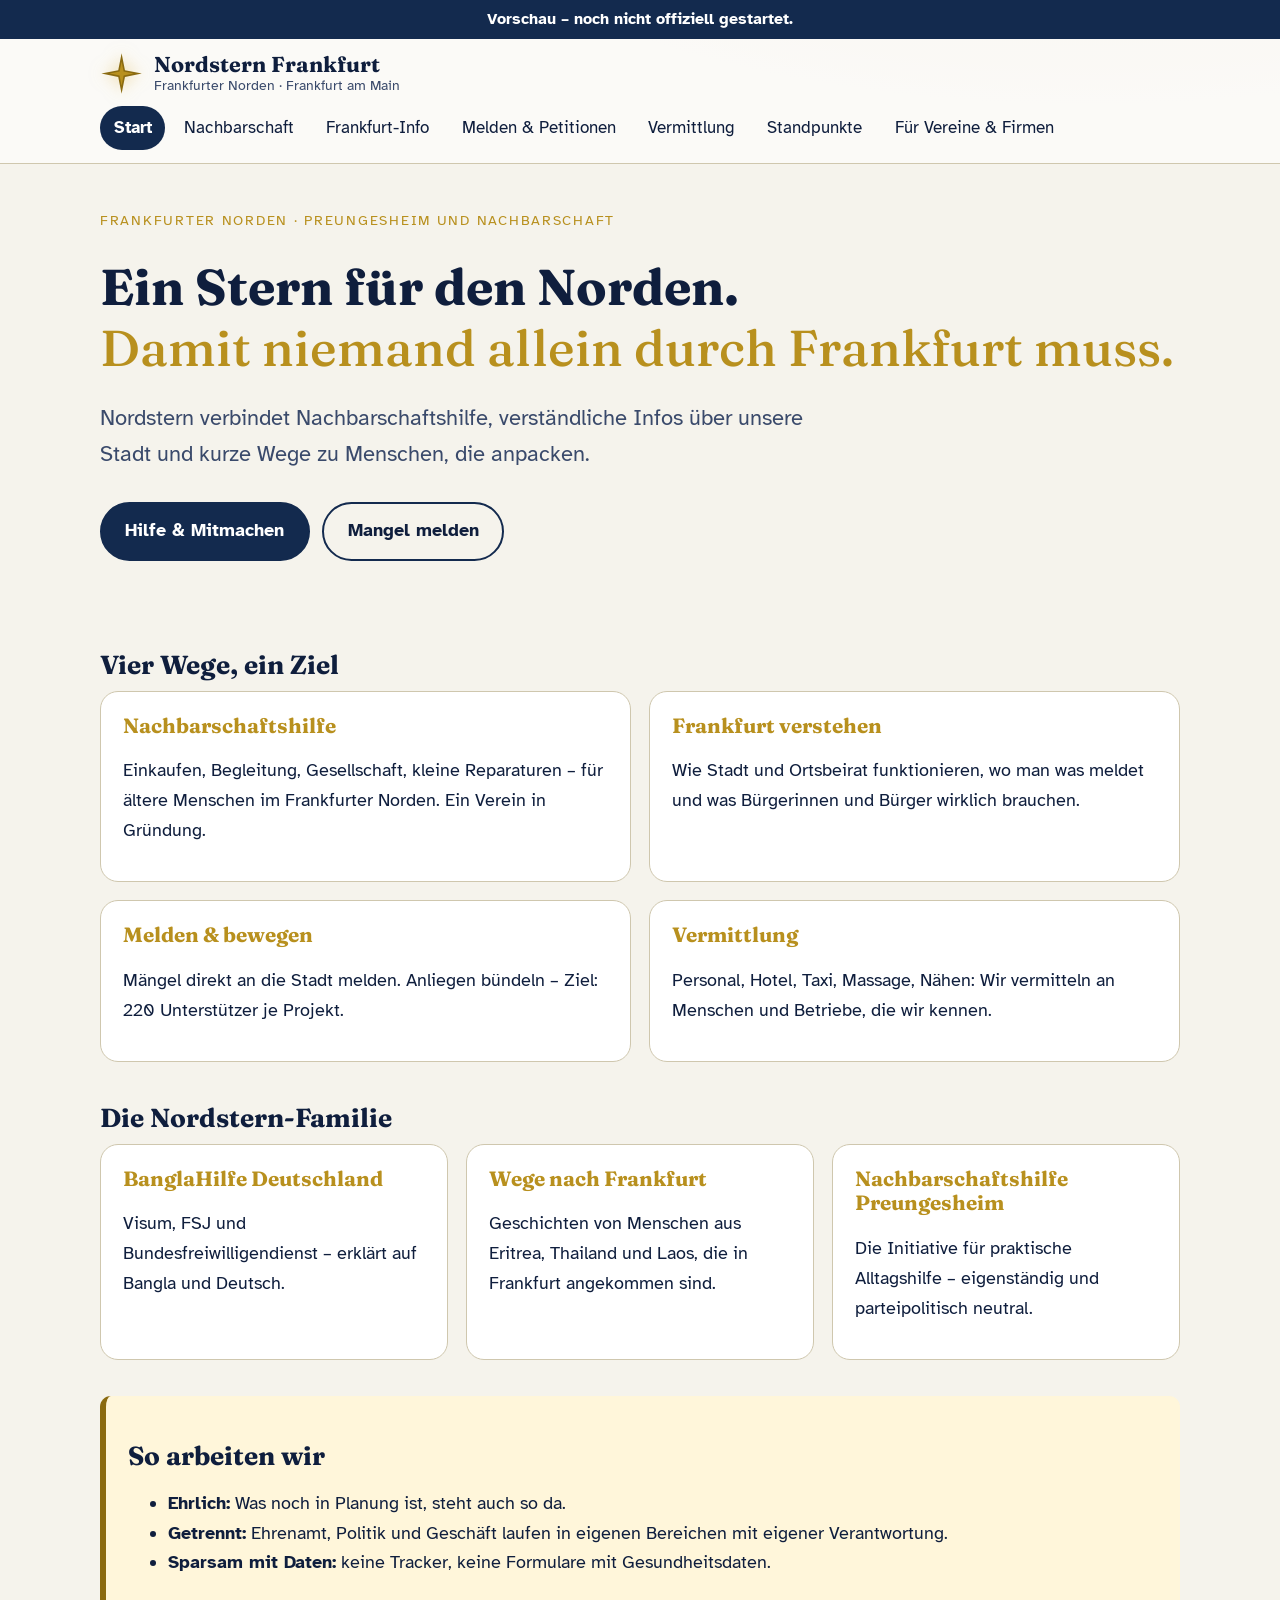
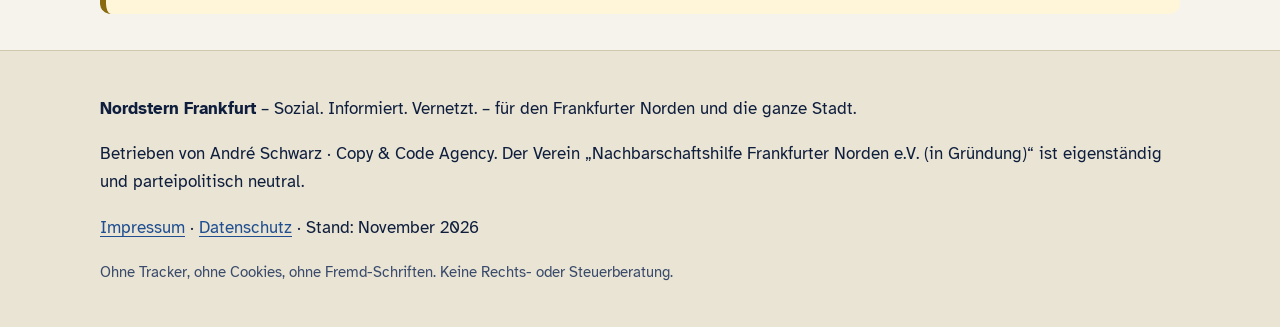
<file: index.html>
<!DOCTYPE html>
<html lang="de">
<head>
<meta charset="utf-8">
<meta name="viewport" content="width=device-width, initial-scale=1">
<title>Start – Nordstern Frankfurt</title>
<meta name="description" content="Nordstern Frankfurt: Nachbarschaftshilfe, Stadt-Infos, Mängelmelder und Petitionen für den Frankfurter Norden – plus persönliche Vermittlung.">
<meta name="robots" content="noindex, nofollow">
<meta name="color-scheme" content="dark light">
<meta name="theme-color" content="#0B1630">
<link rel="icon" href="data:image/svg+xml,%3Csvg xmlns='http://www.w3.org/2000/svg' viewBox='0 0 64 64'%3E%3Cpath fill='%23E0B84A' d='M32 2 L37 27 L62 32 L37 37 L32 62 L27 37 L2 32 L27 27 Z'/%3E%3C/svg%3E">
<link rel="stylesheet" href="css/style.css">
</head>
<body>
<a class="skip" href="#inhalt">Zum Inhalt springen</a>
<div class="draft" role="note">Vorschau – noch nicht offiziell gestartet.</div>
<header class="site-header">
<div class="wrap head">
<a class="brand" href="index.html"><svg class="star" viewBox="0 0 64 64" aria-hidden="true" focusable="false"><path d="M32 2 L37 27 L62 32 L37 37 L32 62 L27 37 L2 32 L27 27 Z"/><path class="star-inner" d="M32 14 L35 29 L50 32 L35 35 L32 50 L29 35 L14 32 L29 29 Z"/></svg><span>Nordstern Frankfurt<small>Frankfurter Norden · Frankfurt am Main</small></span></a>
<nav aria-label="Hauptmenü"><ul><li><a href="index.html" aria-current="page">Start</a></li><li><a href="nachbarschaft.html">Nachbarschaft</a></li><li><a href="frankfurt.html">Frankfurt-Info</a></li><li><a href="mitmachen.html">Melden & Petitionen</a></li><li><a href="dienste.html">Vermittlung</a></li><li><a href="standpunkte.html">Standpunkte</a></li><li><a href="agentur.html">Für Vereine & Firmen</a></li></ul></nav>
</div>
</header>
<main id="inhalt" class="wrap">

<section class="hero">
<p class="eyebrow">Frankfurter Norden · Preungesheim und Nachbarschaft</p>
<h1>Ein Stern für den Norden.<br><span>Damit niemand allein durch Frankfurt muss.</span></h1>
<p class="lead">Nordstern verbindet Nachbarschaftshilfe, verständliche Infos über unsere Stadt und kurze Wege zu Menschen, die anpacken.</p>
<div class="buttons"><a class="btn btn-primary" href="nachbarschaft.html">Hilfe &amp; Mitmachen</a><a class="btn" href="mitmachen.html">Mangel melden</a></div>
</section>
<section aria-labelledby="h-saeulen"><h2 id="h-saeulen">Vier Wege, ein Ziel</h2><div class="grid grid-2"><article class="card"><h3><a href="nachbarschaft.html">Nachbarschaftshilfe</a></h3><p>Einkaufen, Begleitung, Gesellschaft, kleine Reparaturen – für ältere Menschen im Frankfurter Norden. Ein Verein in Gründung.</p></article><article class="card"><h3><a href="frankfurt.html">Frankfurt verstehen</a></h3><p>Wie Stadt und Ortsbeirat funktionieren, wo man was meldet und was Bürgerinnen und Bürger wirklich brauchen.</p></article><article class="card"><h3><a href="mitmachen.html">Melden & bewegen</a></h3><p>Mängel direkt an die Stadt melden. Anliegen bündeln – Ziel: 220 Unterstützer je Projekt.</p></article><article class="card"><h3><a href="dienste.html">Vermittlung</a></h3><p>Personal, Hotel, Taxi, Massage, Nähen: Wir vermitteln an Menschen und Betriebe, die wir kennen.</p></article></div></section>
<section aria-labelledby="h-familie"><h2 id="h-familie">Die Nordstern-Familie</h2><div class="grid">
<article class="card"><h3><a href="https://intelligentresponder-max.github.io/bangla-hilfe/" rel="noopener">BanglaHilfe Deutschland</a></h3><p>Visum, FSJ und Bundesfreiwilligendienst – erklärt auf Bangla und Deutsch.</p></article>
<article class="card"><h3><a href="https://intelligentresponder-max.github.io/wege-nach-frankfurt/" rel="noopener">Wege nach Frankfurt</a></h3><p>Geschichten von Menschen aus Eritrea, Thailand und Laos, die in Frankfurt angekommen sind.</p></article>
<article class="card"><h3><a href="https://intelligentresponder-max.github.io/nh-preungesheim-web/" rel="noopener">Nachbarschaftshilfe Preungesheim</a></h3><p>Die Initiative für praktische Alltagshilfe – eigenständig und parteipolitisch neutral.</p></article>
</div></section>
<section class="callout"><h2>So arbeiten wir</h2>
<ul><li><strong>Ehrlich:</strong> Was noch in Planung ist, steht auch so da.</li>
<li><strong>Getrennt:</strong> Ehrenamt, Politik und Geschäft laufen in eigenen Bereichen mit eigener Verantwortung.</li>
<li><strong>Sparsam mit Daten:</strong> keine Tracker, keine Formulare mit Gesundheitsdaten.</li></ul></section>

</main>
<footer class="site-footer">
<div class="wrap">
<p><strong>Nordstern Frankfurt</strong> – Sozial. Informiert. Vernetzt. – für den Frankfurter Norden und die ganze Stadt.</p>
<p>Betrieben von André Schwarz · Copy &amp; Code Agency. Der Verein „Nachbarschaftshilfe Frankfurter Norden e.V. (in Gründung)“ ist eigenständig und parteipolitisch neutral.</p>
<p><a href="impressum.html">Impressum</a> · <a href="datenschutz.html">Datenschutz</a> · Stand: November 2026</p>
<p class="small">Ohne Tracker, ohne Cookies, ohne Fremd-Schriften. Keine Rechts- oder Steuerberatung.</p>
</div>
</footer>
</body>
</html>
</file>
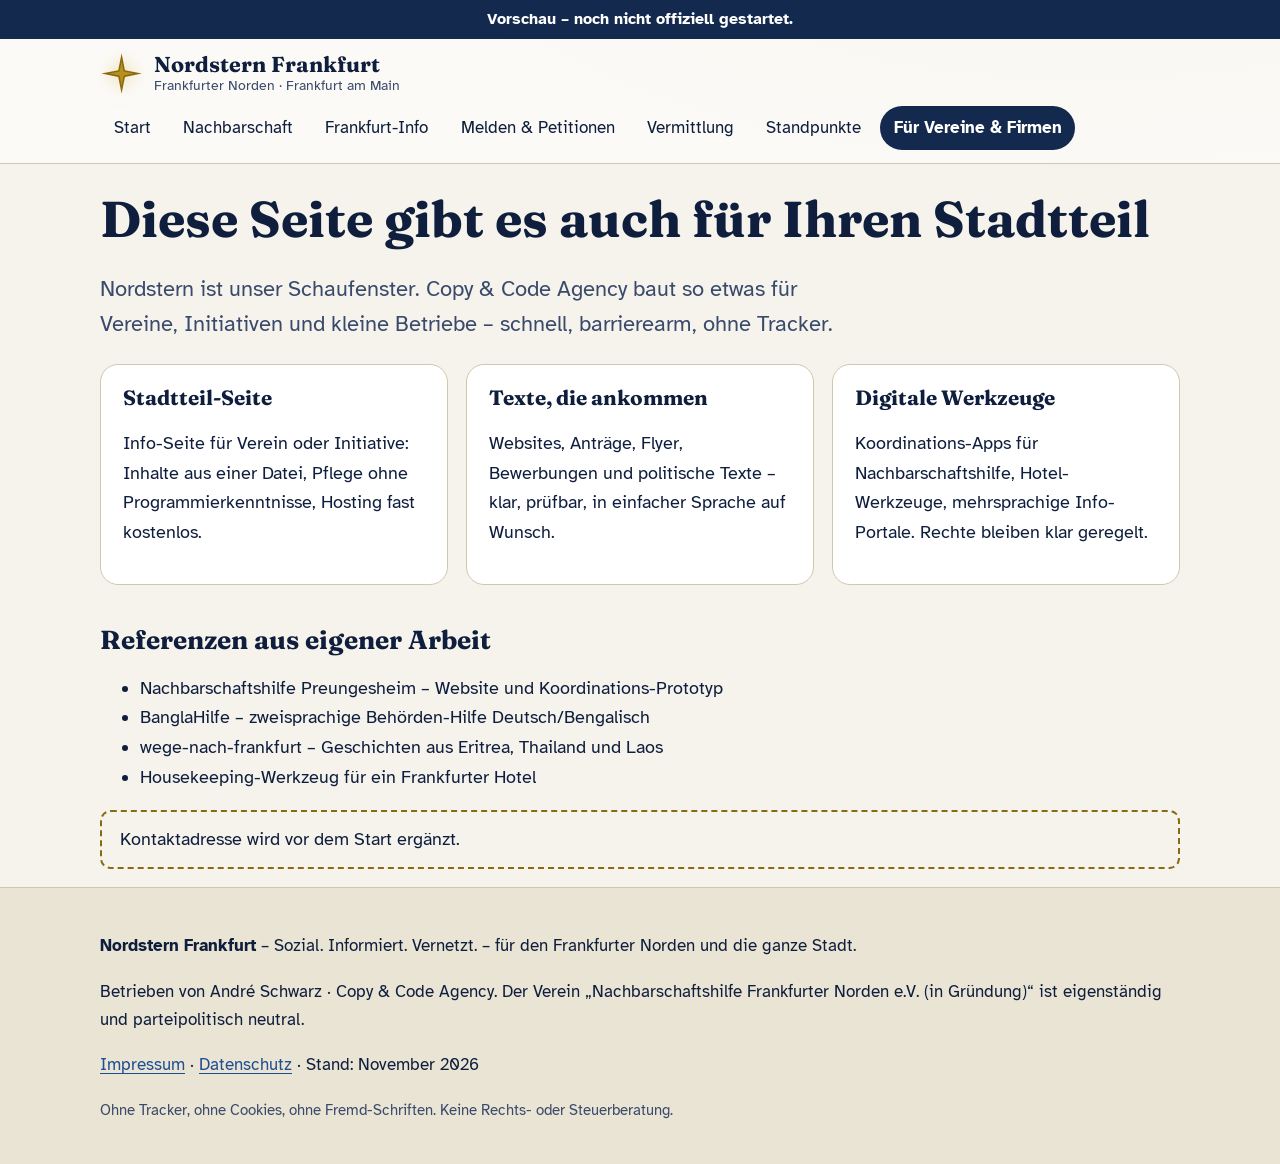
<file: agentur.html>
<!DOCTYPE html>
<html lang="de">
<head>
<meta charset="utf-8">
<meta name="viewport" content="width=device-width, initial-scale=1">
<title>Für Vereine &amp; Firmen – Nordstern Frankfurt</title>
<meta name="description" content="Copy &amp; Code Agency Frankfurt: Websites, Texte und digitale Werkzeuge für Vereine, Ortsbeiräte und kleine Betriebe.">
<meta name="robots" content="noindex, nofollow">
<meta name="color-scheme" content="dark light">
<meta name="theme-color" content="#0B1630">
<link rel="icon" href="data:image/svg+xml,%3Csvg xmlns='http://www.w3.org/2000/svg' viewBox='0 0 64 64'%3E%3Cpath fill='%23E0B84A' d='M32 2 L37 27 L62 32 L37 37 L32 62 L27 37 L2 32 L27 27 Z'/%3E%3C/svg%3E">
<link rel="stylesheet" href="css/style.css">
</head>
<body>
<a class="skip" href="#inhalt">Zum Inhalt springen</a>
<div class="draft" role="note">Vorschau – noch nicht offiziell gestartet.</div>
<header class="site-header">
<div class="wrap head">
<a class="brand" href="index.html"><svg class="star" viewBox="0 0 64 64" aria-hidden="true" focusable="false"><path d="M32 2 L37 27 L62 32 L37 37 L32 62 L27 37 L2 32 L27 27 Z"/><path class="star-inner" d="M32 14 L35 29 L50 32 L35 35 L32 50 L29 35 L14 32 L29 29 Z"/></svg><span>Nordstern Frankfurt<small>Frankfurter Norden · Frankfurt am Main</small></span></a>
<nav aria-label="Hauptmenü"><ul><li><a href="index.html">Start</a></li><li><a href="nachbarschaft.html">Nachbarschaft</a></li><li><a href="frankfurt.html">Frankfurt-Info</a></li><li><a href="mitmachen.html">Melden & Petitionen</a></li><li><a href="dienste.html">Vermittlung</a></li><li><a href="standpunkte.html">Standpunkte</a></li><li><a href="agentur.html" aria-current="page">Für Vereine & Firmen</a></li></ul></nav>
</div>
</header>
<main id="inhalt" class="wrap">

<h1>Diese Seite gibt es auch für Ihren Stadtteil</h1>
<p class="lead">Nordstern ist unser Schaufenster. Copy &amp; Code Agency baut so etwas für Vereine, Initiativen und kleine Betriebe – schnell, barrierearm, ohne Tracker.</p>
<div class="grid">
<article class="card"><h3>Stadtteil-Seite</h3><p>Info-Seite für Verein oder Initiative: Inhalte aus einer Datei, Pflege ohne Programmierkenntnisse, Hosting fast kostenlos.</p></article>
<article class="card"><h3>Texte, die ankommen</h3><p>Websites, Anträge, Flyer, Bewerbungen und politische Texte – klar, prüfbar, in einfacher Sprache auf Wunsch.</p></article>
<article class="card"><h3>Digitale Werkzeuge</h3><p>Koordinations-Apps für Nachbarschaftshilfe, Hotel-Werkzeuge, mehrsprachige Info-Portale. Rechte bleiben klar geregelt.</p></article>
</div>

<h2>Referenzen aus eigener Arbeit</h2>
<ul><li>Nachbarschaftshilfe Preungesheim – Website und Koordinations-Prototyp</li><li>BanglaHilfe – zweisprachige Behörden-Hilfe Deutsch/Bengalisch</li><li>wege-nach-frankfurt – Geschichten aus Eritrea, Thailand und Laos</li><li>Housekeeping-Werkzeug für ein Frankfurter Hotel</li></ul>
<p class="notice">Kontaktadresse wird vor dem Start ergänzt.</p>

</main>
<footer class="site-footer">
<div class="wrap">
<p><strong>Nordstern Frankfurt</strong> – Sozial. Informiert. Vernetzt. – für den Frankfurter Norden und die ganze Stadt.</p>
<p>Betrieben von André Schwarz · Copy &amp; Code Agency. Der Verein „Nachbarschaftshilfe Frankfurter Norden e.V. (in Gründung)“ ist eigenständig und parteipolitisch neutral.</p>
<p><a href="impressum.html">Impressum</a> · <a href="datenschutz.html">Datenschutz</a> · Stand: November 2026</p>
<p class="small">Ohne Tracker, ohne Cookies, ohne Fremd-Schriften. Keine Rechts- oder Steuerberatung.</p>
</div>
</footer>
</body>
</html>
</file>
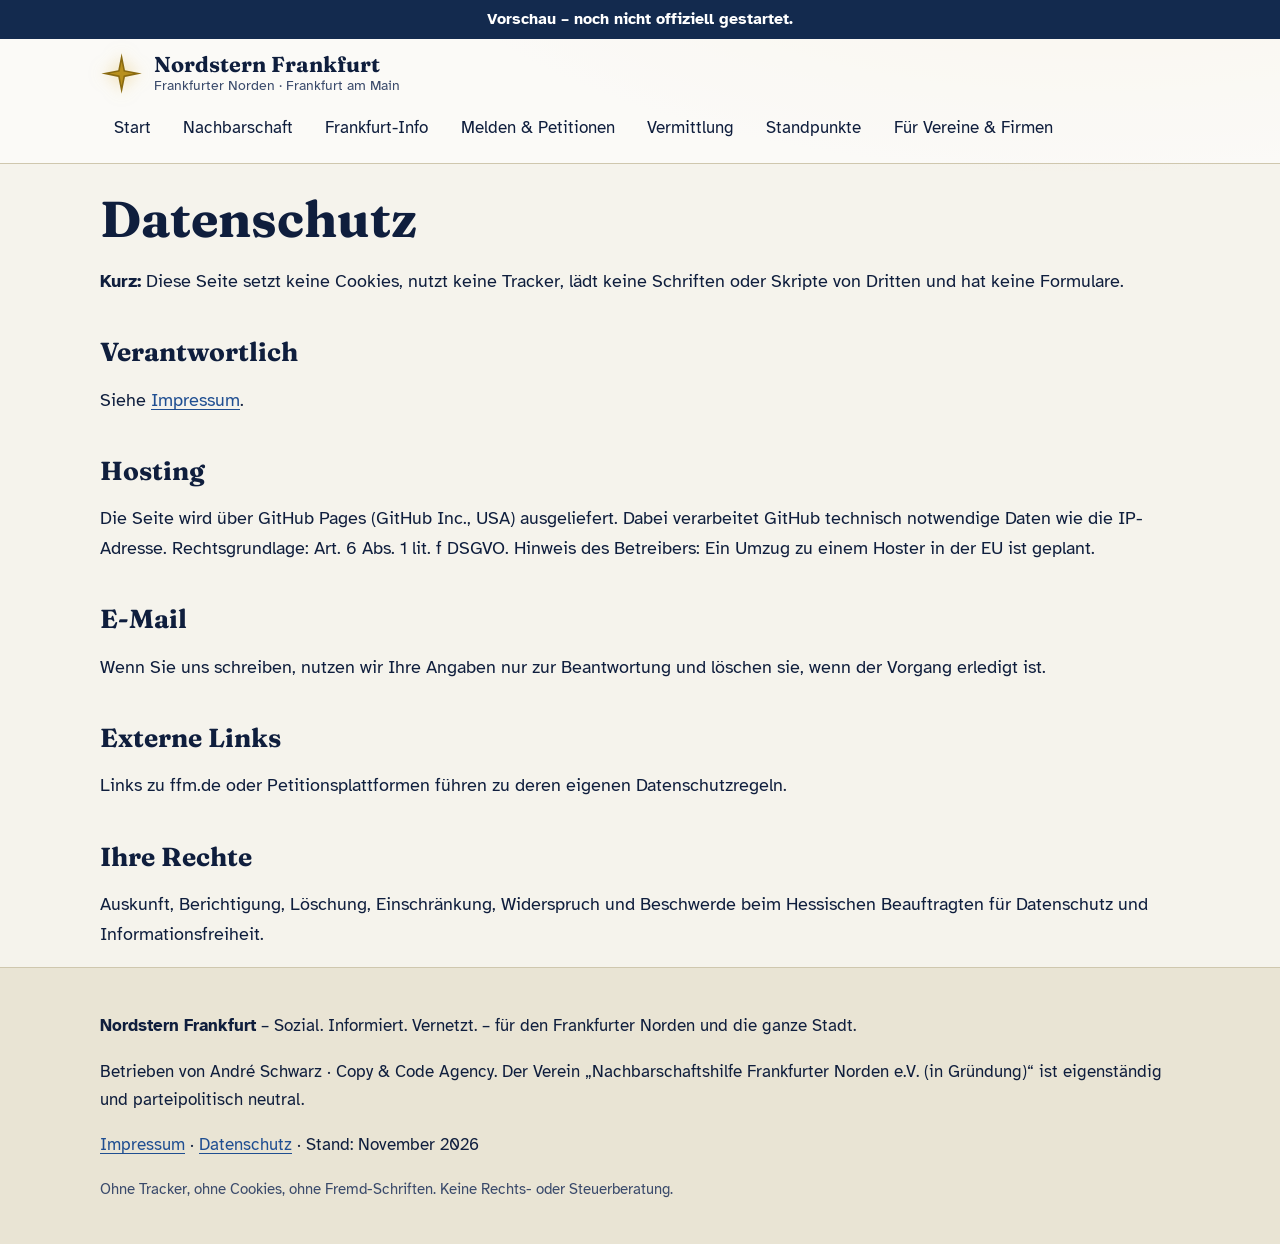
<file: datenschutz.html>
<!DOCTYPE html>
<html lang="de">
<head>
<meta charset="utf-8">
<meta name="viewport" content="width=device-width, initial-scale=1">
<title>Datenschutz – Nordstern Frankfurt</title>
<meta name="description" content="Datenschutzerklärung von Nordstern Frankfurt.">
<meta name="robots" content="noindex, nofollow">
<meta name="color-scheme" content="dark light">
<meta name="theme-color" content="#0B1630">
<link rel="icon" href="data:image/svg+xml,%3Csvg xmlns='http://www.w3.org/2000/svg' viewBox='0 0 64 64'%3E%3Cpath fill='%23E0B84A' d='M32 2 L37 27 L62 32 L37 37 L32 62 L27 37 L2 32 L27 27 Z'/%3E%3C/svg%3E">
<link rel="stylesheet" href="css/style.css">
</head>
<body>
<a class="skip" href="#inhalt">Zum Inhalt springen</a>
<div class="draft" role="note">Vorschau – noch nicht offiziell gestartet.</div>
<header class="site-header">
<div class="wrap head">
<a class="brand" href="index.html"><svg class="star" viewBox="0 0 64 64" aria-hidden="true" focusable="false"><path d="M32 2 L37 27 L62 32 L37 37 L32 62 L27 37 L2 32 L27 27 Z"/><path class="star-inner" d="M32 14 L35 29 L50 32 L35 35 L32 50 L29 35 L14 32 L29 29 Z"/></svg><span>Nordstern Frankfurt<small>Frankfurter Norden · Frankfurt am Main</small></span></a>
<nav aria-label="Hauptmenü"><ul><li><a href="index.html">Start</a></li><li><a href="nachbarschaft.html">Nachbarschaft</a></li><li><a href="frankfurt.html">Frankfurt-Info</a></li><li><a href="mitmachen.html">Melden & Petitionen</a></li><li><a href="dienste.html">Vermittlung</a></li><li><a href="standpunkte.html">Standpunkte</a></li><li><a href="agentur.html">Für Vereine & Firmen</a></li></ul></nav>
</div>
</header>
<main id="inhalt" class="wrap">

<h1>Datenschutz</h1>
<p><strong>Kurz:</strong> Diese Seite setzt keine Cookies, nutzt keine Tracker, lädt keine Schriften oder Skripte von Dritten und hat keine Formulare.</p>
<h2>Verantwortlich</h2><p>Siehe <a href="impressum.html">Impressum</a>.</p>
<h2>Hosting</h2><p>Die Seite wird über GitHub Pages (GitHub Inc., USA) ausgeliefert. Dabei verarbeitet GitHub technisch notwendige Daten wie die IP-Adresse. Rechtsgrundlage: Art. 6 Abs. 1 lit. f DSGVO. Hinweis des Betreibers: Ein Umzug zu einem Hoster in der EU ist geplant.</p>
<h2>E-Mail</h2><p>Wenn Sie uns schreiben, nutzen wir Ihre Angaben nur zur Beantwortung und löschen sie, wenn der Vorgang erledigt ist.</p>
<h2>Externe Links</h2><p>Links zu ffm.de oder Petitionsplattformen führen zu deren eigenen Datenschutzregeln.</p>
<h2>Ihre Rechte</h2><p>Auskunft, Berichtigung, Löschung, Einschränkung, Widerspruch und Beschwerde beim Hessischen Beauftragten für Datenschutz und Informationsfreiheit.</p>

</main>
<footer class="site-footer">
<div class="wrap">
<p><strong>Nordstern Frankfurt</strong> – Sozial. Informiert. Vernetzt. – für den Frankfurter Norden und die ganze Stadt.</p>
<p>Betrieben von André Schwarz · Copy &amp; Code Agency. Der Verein „Nachbarschaftshilfe Frankfurter Norden e.V. (in Gründung)“ ist eigenständig und parteipolitisch neutral.</p>
<p><a href="impressum.html">Impressum</a> · <a href="datenschutz.html">Datenschutz</a> · Stand: November 2026</p>
<p class="small">Ohne Tracker, ohne Cookies, ohne Fremd-Schriften. Keine Rechts- oder Steuerberatung.</p>
</div>
</footer>
</body>
</html>
</file>
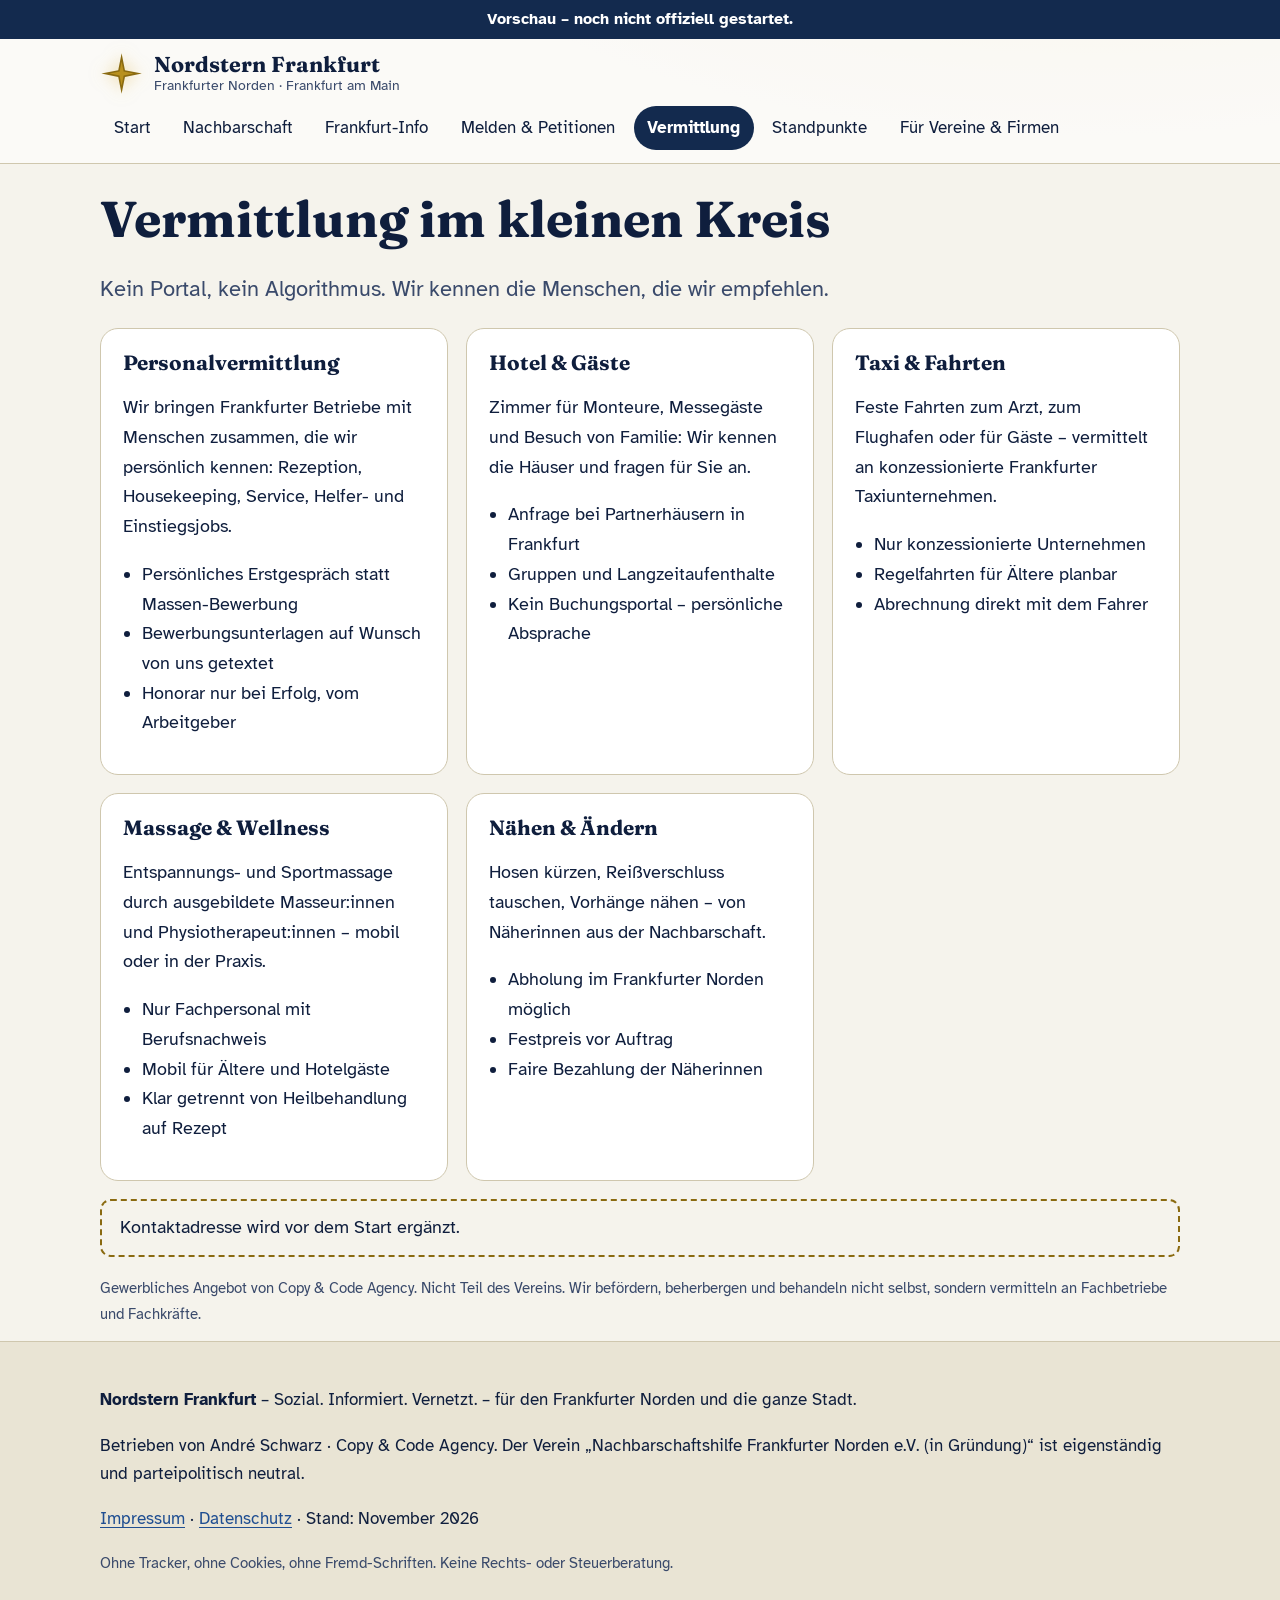
<file: dienste.html>
<!DOCTYPE html>
<html lang="de">
<head>
<meta charset="utf-8">
<meta name="viewport" content="width=device-width, initial-scale=1">
<title>Vermittlung – Nordstern Frankfurt</title>
<meta name="description" content="Persönliche Vermittlung in Frankfurt: Personal, Hotelzimmer, Taxi, Massage und Nähen – im kleinen Kreis.">
<meta name="robots" content="noindex, nofollow">
<meta name="color-scheme" content="dark light">
<meta name="theme-color" content="#0B1630">
<link rel="icon" href="data:image/svg+xml,%3Csvg xmlns='http://www.w3.org/2000/svg' viewBox='0 0 64 64'%3E%3Cpath fill='%23E0B84A' d='M32 2 L37 27 L62 32 L37 37 L32 62 L27 37 L2 32 L27 27 Z'/%3E%3C/svg%3E">
<link rel="stylesheet" href="css/style.css">
</head>
<body>
<a class="skip" href="#inhalt">Zum Inhalt springen</a>
<div class="draft" role="note">Vorschau – noch nicht offiziell gestartet.</div>
<header class="site-header">
<div class="wrap head">
<a class="brand" href="index.html"><svg class="star" viewBox="0 0 64 64" aria-hidden="true" focusable="false"><path d="M32 2 L37 27 L62 32 L37 37 L32 62 L27 37 L2 32 L27 27 Z"/><path class="star-inner" d="M32 14 L35 29 L50 32 L35 35 L32 50 L29 35 L14 32 L29 29 Z"/></svg><span>Nordstern Frankfurt<small>Frankfurter Norden · Frankfurt am Main</small></span></a>
<nav aria-label="Hauptmenü"><ul><li><a href="index.html">Start</a></li><li><a href="nachbarschaft.html">Nachbarschaft</a></li><li><a href="frankfurt.html">Frankfurt-Info</a></li><li><a href="mitmachen.html">Melden & Petitionen</a></li><li><a href="dienste.html" aria-current="page">Vermittlung</a></li><li><a href="standpunkte.html">Standpunkte</a></li><li><a href="agentur.html">Für Vereine & Firmen</a></li></ul></nav>
</div>
</header>
<main id="inhalt" class="wrap">

<h1>Vermittlung im kleinen Kreis</h1>
<p class="lead">Kein Portal, kein Algorithmus. Wir kennen die Menschen, die wir empfehlen.</p>
<div class="grid"><article class="card"><h3>Personalvermittlung</h3><p>Wir bringen Frankfurter Betriebe mit Menschen zusammen, die wir persönlich kennen: Rezeption, Housekeeping, Service, Helfer- und Einstiegsjobs.</p><ul><li>Persönliches Erstgespräch statt Massen-Bewerbung</li><li>Bewerbungsunterlagen auf Wunsch von uns getextet</li><li>Honorar nur bei Erfolg, vom Arbeitgeber</li></ul></article><article class="card"><h3>Hotel &amp; Gäste</h3><p>Zimmer für Monteure, Messegäste und Besuch von Familie: Wir kennen die Häuser und fragen für Sie an.</p><ul><li>Anfrage bei Partnerhäusern in Frankfurt</li><li>Gruppen und Langzeitaufenthalte</li><li>Kein Buchungsportal – persönliche Absprache</li></ul></article><article class="card"><h3>Taxi &amp; Fahrten</h3><p>Feste Fahrten zum Arzt, zum Flughafen oder für Gäste – vermittelt an konzessionierte Frankfurter Taxiunternehmen.</p><ul><li>Nur konzessionierte Unternehmen</li><li>Regelfahrten für Ältere planbar</li><li>Abrechnung direkt mit dem Fahrer</li></ul></article><article class="card"><h3>Massage &amp; Wellness</h3><p>Entspannungs- und Sportmassage durch ausgebildete Masseur:innen und Physiotherapeut:innen – mobil oder in der Praxis.</p><ul><li>Nur Fachpersonal mit Berufsnachweis</li><li>Mobil für Ältere und Hotelgäste</li><li>Klar getrennt von Heilbehandlung auf Rezept</li></ul></article><article class="card"><h3>Nähen &amp; Ändern</h3><p>Hosen kürzen, Reißverschluss tauschen, Vorhänge nähen – von Näherinnen aus der Nachbarschaft.</p><ul><li>Abholung im Frankfurter Norden möglich</li><li>Festpreis vor Auftrag</li><li>Faire Bezahlung der Näherinnen</li></ul></article></div>
<p class="notice">Kontaktadresse wird vor dem Start ergänzt.</p>
<p class="small">Gewerbliches Angebot von Copy &amp; Code Agency. Nicht Teil des Vereins. Wir befördern, beherbergen und behandeln nicht selbst, sondern vermitteln an Fachbetriebe und Fachkräfte.</p>

</main>
<footer class="site-footer">
<div class="wrap">
<p><strong>Nordstern Frankfurt</strong> – Sozial. Informiert. Vernetzt. – für den Frankfurter Norden und die ganze Stadt.</p>
<p>Betrieben von André Schwarz · Copy &amp; Code Agency. Der Verein „Nachbarschaftshilfe Frankfurter Norden e.V. (in Gründung)“ ist eigenständig und parteipolitisch neutral.</p>
<p><a href="impressum.html">Impressum</a> · <a href="datenschutz.html">Datenschutz</a> · Stand: November 2026</p>
<p class="small">Ohne Tracker, ohne Cookies, ohne Fremd-Schriften. Keine Rechts- oder Steuerberatung.</p>
</div>
</footer>
</body>
</html>
</file>
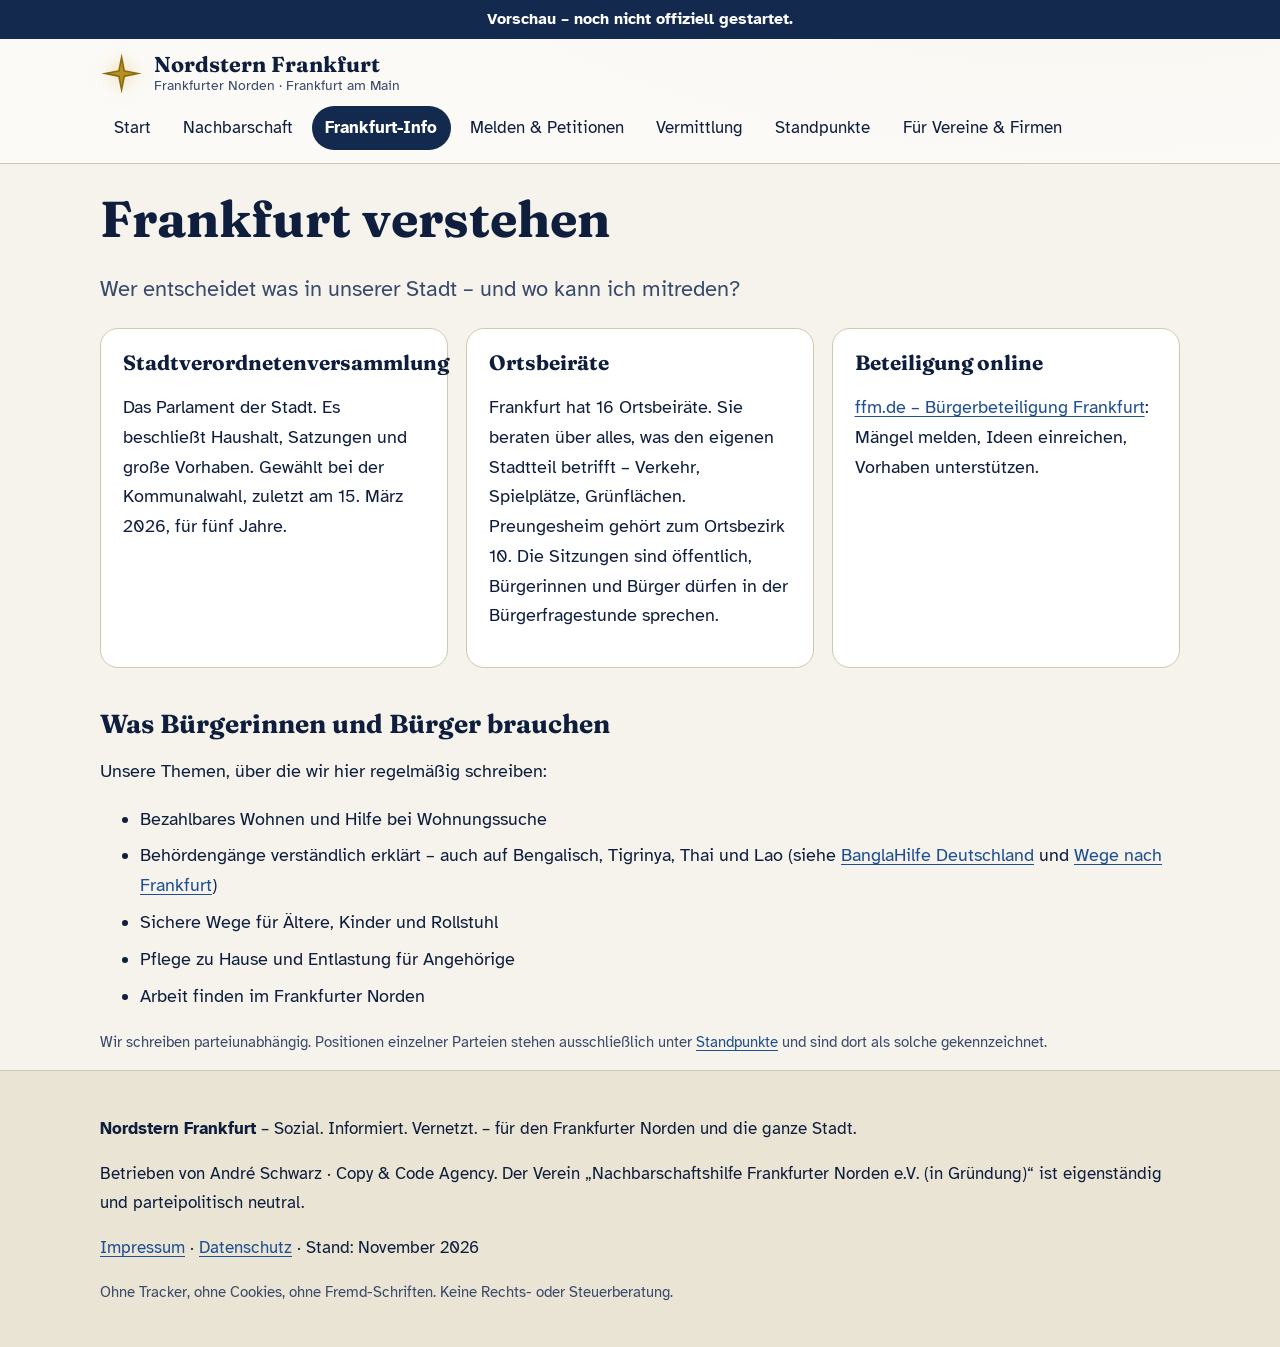
<file: frankfurt.html>
<!DOCTYPE html>
<html lang="de">
<head>
<meta charset="utf-8">
<meta name="viewport" content="width=device-width, initial-scale=1">
<title>Frankfurt-Info – Nordstern Frankfurt</title>
<meta name="description" content="Frankfurt einfach erklärt: Stadtverordnete, Ortsbeiräte, Bürgerbeteiligung und wo Bürger welche Hilfe finden.">
<meta name="robots" content="noindex, nofollow">
<meta name="color-scheme" content="dark light">
<meta name="theme-color" content="#0B1630">
<link rel="icon" href="data:image/svg+xml,%3Csvg xmlns='http://www.w3.org/2000/svg' viewBox='0 0 64 64'%3E%3Cpath fill='%23E0B84A' d='M32 2 L37 27 L62 32 L37 37 L32 62 L27 37 L2 32 L27 27 Z'/%3E%3C/svg%3E">
<link rel="stylesheet" href="css/style.css">
</head>
<body>
<a class="skip" href="#inhalt">Zum Inhalt springen</a>
<div class="draft" role="note">Vorschau – noch nicht offiziell gestartet.</div>
<header class="site-header">
<div class="wrap head">
<a class="brand" href="index.html"><svg class="star" viewBox="0 0 64 64" aria-hidden="true" focusable="false"><path d="M32 2 L37 27 L62 32 L37 37 L32 62 L27 37 L2 32 L27 27 Z"/><path class="star-inner" d="M32 14 L35 29 L50 32 L35 35 L32 50 L29 35 L14 32 L29 29 Z"/></svg><span>Nordstern Frankfurt<small>Frankfurter Norden · Frankfurt am Main</small></span></a>
<nav aria-label="Hauptmenü"><ul><li><a href="index.html">Start</a></li><li><a href="nachbarschaft.html">Nachbarschaft</a></li><li><a href="frankfurt.html" aria-current="page">Frankfurt-Info</a></li><li><a href="mitmachen.html">Melden & Petitionen</a></li><li><a href="dienste.html">Vermittlung</a></li><li><a href="standpunkte.html">Standpunkte</a></li><li><a href="agentur.html">Für Vereine & Firmen</a></li></ul></nav>
</div>
</header>
<main id="inhalt" class="wrap">

<h1>Frankfurt verstehen</h1>
<p class="lead">Wer entscheidet was in unserer Stadt – und wo kann ich mitreden?</p>
<div class="grid">
<article class="card"><h3>Stadtverordnetenversammlung</h3><p>Das Parlament der Stadt. Es beschließt Haushalt, Satzungen und große Vorhaben. Gewählt bei der Kommunalwahl, zuletzt am 15. März 2026, für fünf Jahre.</p></article>
<article class="card"><h3>Ortsbeiräte</h3><p>Frankfurt hat 16 Ortsbeiräte. Sie beraten über alles, was den eigenen Stadtteil betrifft – Verkehr, Spielplätze, Grünflächen. Preungesheim gehört zum Ortsbezirk 10. Die Sitzungen sind öffentlich, Bürgerinnen und Bürger dürfen in der Bürgerfragestunde sprechen.</p></article>
<article class="card"><h3>Beteiligung online</h3><p><a href="https://www.ffm.de/de" rel="noopener">ffm.de – Bürgerbeteiligung Frankfurt</a>: Mängel melden, Ideen einreichen, Vorhaben unterstützen.</p></article>
</div>
<h2>Was Bürgerinnen und Bürger brauchen</h2>
<p>Unsere Themen, über die wir hier regelmäßig schreiben:</p>
<ul class="topics"><li>Bezahlbares Wohnen und Hilfe bei Wohnungssuche</li><li>Behördengänge verständlich erklärt – auch auf Bengalisch, Tigrinya, Thai und Lao (siehe <a href="https://intelligentresponder-max.github.io/bangla-hilfe/" rel="noopener">BanglaHilfe Deutschland</a> und <a href="https://intelligentresponder-max.github.io/wege-nach-frankfurt/" rel="noopener">Wege nach Frankfurt</a>)</li><li>Sichere Wege für Ältere, Kinder und Rollstuhl</li><li>Pflege zu Hause und Entlastung für Angehörige</li><li>Arbeit finden im Frankfurter Norden</li></ul>
<p class="small">Wir schreiben parteiunabhängig. Positionen einzelner Parteien stehen ausschließlich unter <a href="standpunkte.html">Standpunkte</a> und sind dort als solche gekennzeichnet.</p>

</main>
<footer class="site-footer">
<div class="wrap">
<p><strong>Nordstern Frankfurt</strong> – Sozial. Informiert. Vernetzt. – für den Frankfurter Norden und die ganze Stadt.</p>
<p>Betrieben von André Schwarz · Copy &amp; Code Agency. Der Verein „Nachbarschaftshilfe Frankfurter Norden e.V. (in Gründung)“ ist eigenständig und parteipolitisch neutral.</p>
<p><a href="impressum.html">Impressum</a> · <a href="datenschutz.html">Datenschutz</a> · Stand: November 2026</p>
<p class="small">Ohne Tracker, ohne Cookies, ohne Fremd-Schriften. Keine Rechts- oder Steuerberatung.</p>
</div>
</footer>
</body>
</html>
</file>
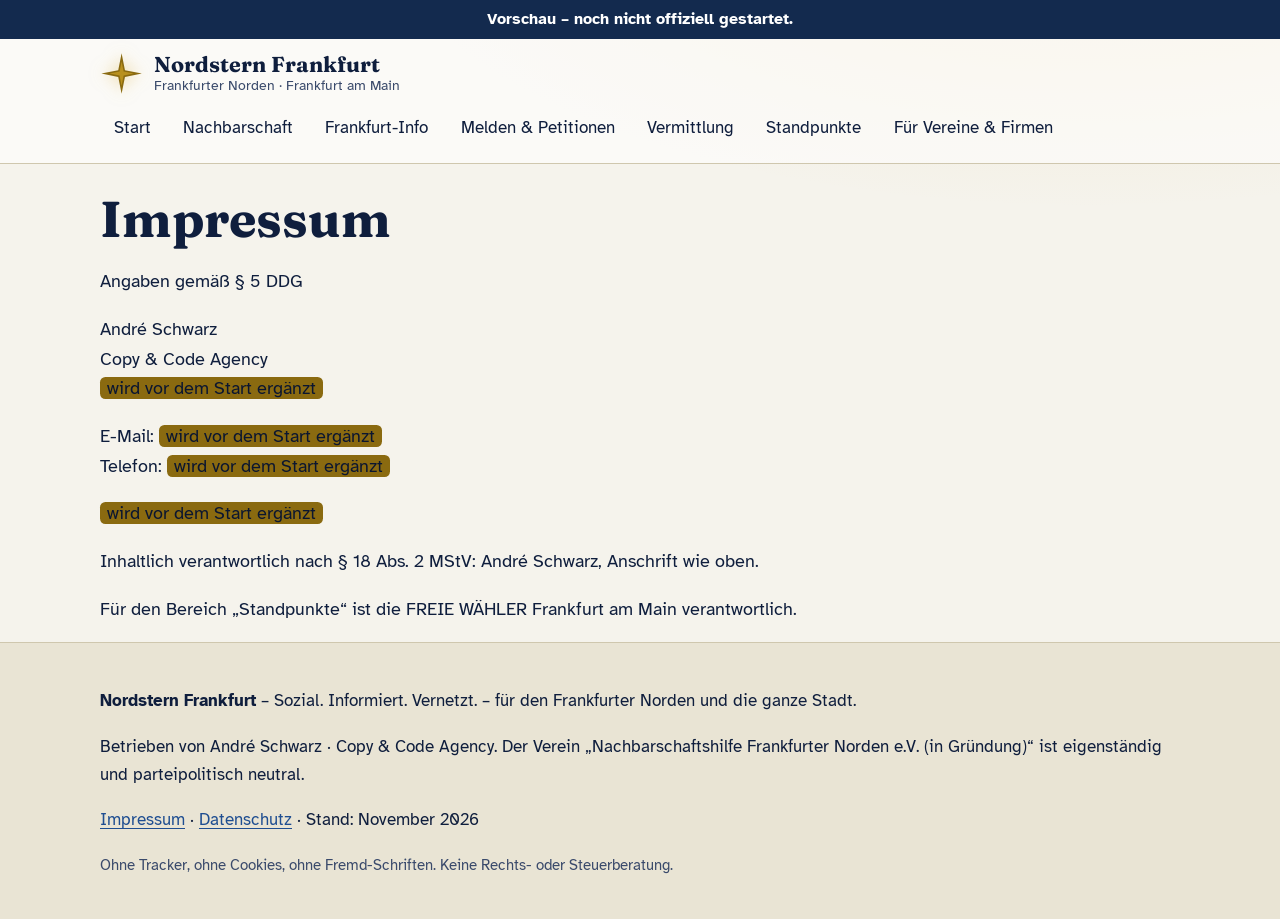
<file: impressum.html>
<!DOCTYPE html>
<html lang="de">
<head>
<meta charset="utf-8">
<meta name="viewport" content="width=device-width, initial-scale=1">
<title>Impressum – Nordstern Frankfurt</title>
<meta name="description" content="Impressum von Nordstern Frankfurt.">
<meta name="robots" content="noindex, nofollow">
<meta name="color-scheme" content="dark light">
<meta name="theme-color" content="#0B1630">
<link rel="icon" href="data:image/svg+xml,%3Csvg xmlns='http://www.w3.org/2000/svg' viewBox='0 0 64 64'%3E%3Cpath fill='%23E0B84A' d='M32 2 L37 27 L62 32 L37 37 L32 62 L27 37 L2 32 L27 27 Z'/%3E%3C/svg%3E">
<link rel="stylesheet" href="css/style.css">
</head>
<body>
<a class="skip" href="#inhalt">Zum Inhalt springen</a>
<div class="draft" role="note">Vorschau – noch nicht offiziell gestartet.</div>
<header class="site-header">
<div class="wrap head">
<a class="brand" href="index.html"><svg class="star" viewBox="0 0 64 64" aria-hidden="true" focusable="false"><path d="M32 2 L37 27 L62 32 L37 37 L32 62 L27 37 L2 32 L27 27 Z"/><path class="star-inner" d="M32 14 L35 29 L50 32 L35 35 L32 50 L29 35 L14 32 L29 29 Z"/></svg><span>Nordstern Frankfurt<small>Frankfurter Norden · Frankfurt am Main</small></span></a>
<nav aria-label="Hauptmenü"><ul><li><a href="index.html">Start</a></li><li><a href="nachbarschaft.html">Nachbarschaft</a></li><li><a href="frankfurt.html">Frankfurt-Info</a></li><li><a href="mitmachen.html">Melden & Petitionen</a></li><li><a href="dienste.html">Vermittlung</a></li><li><a href="standpunkte.html">Standpunkte</a></li><li><a href="agentur.html">Für Vereine & Firmen</a></li></ul></nav>
</div>
</header>
<main id="inhalt" class="wrap">

<h1>Impressum</h1>
<p>Angaben gemäß § 5 DDG</p>
<p>André Schwarz<br>Copy &amp; Code Agency<br><span class="todo">wird vor dem Start ergänzt</span></p>
<p>E-Mail: <span class="todo">wird vor dem Start ergänzt</span><br>Telefon: <span class="todo">wird vor dem Start ergänzt</span></p>
<p><span class="todo">wird vor dem Start ergänzt</span></p>
<p>Inhaltlich verantwortlich nach § 18 Abs. 2 MStV: André Schwarz, Anschrift wie oben.</p>
<p>Für den Bereich „Standpunkte“ ist die FREIE WÄHLER Frankfurt am Main verantwortlich.</p>

</main>
<footer class="site-footer">
<div class="wrap">
<p><strong>Nordstern Frankfurt</strong> – Sozial. Informiert. Vernetzt. – für den Frankfurter Norden und die ganze Stadt.</p>
<p>Betrieben von André Schwarz · Copy &amp; Code Agency. Der Verein „Nachbarschaftshilfe Frankfurter Norden e.V. (in Gründung)“ ist eigenständig und parteipolitisch neutral.</p>
<p><a href="impressum.html">Impressum</a> · <a href="datenschutz.html">Datenschutz</a> · Stand: November 2026</p>
<p class="small">Ohne Tracker, ohne Cookies, ohne Fremd-Schriften. Keine Rechts- oder Steuerberatung.</p>
</div>
</footer>
</body>
</html>
</file>
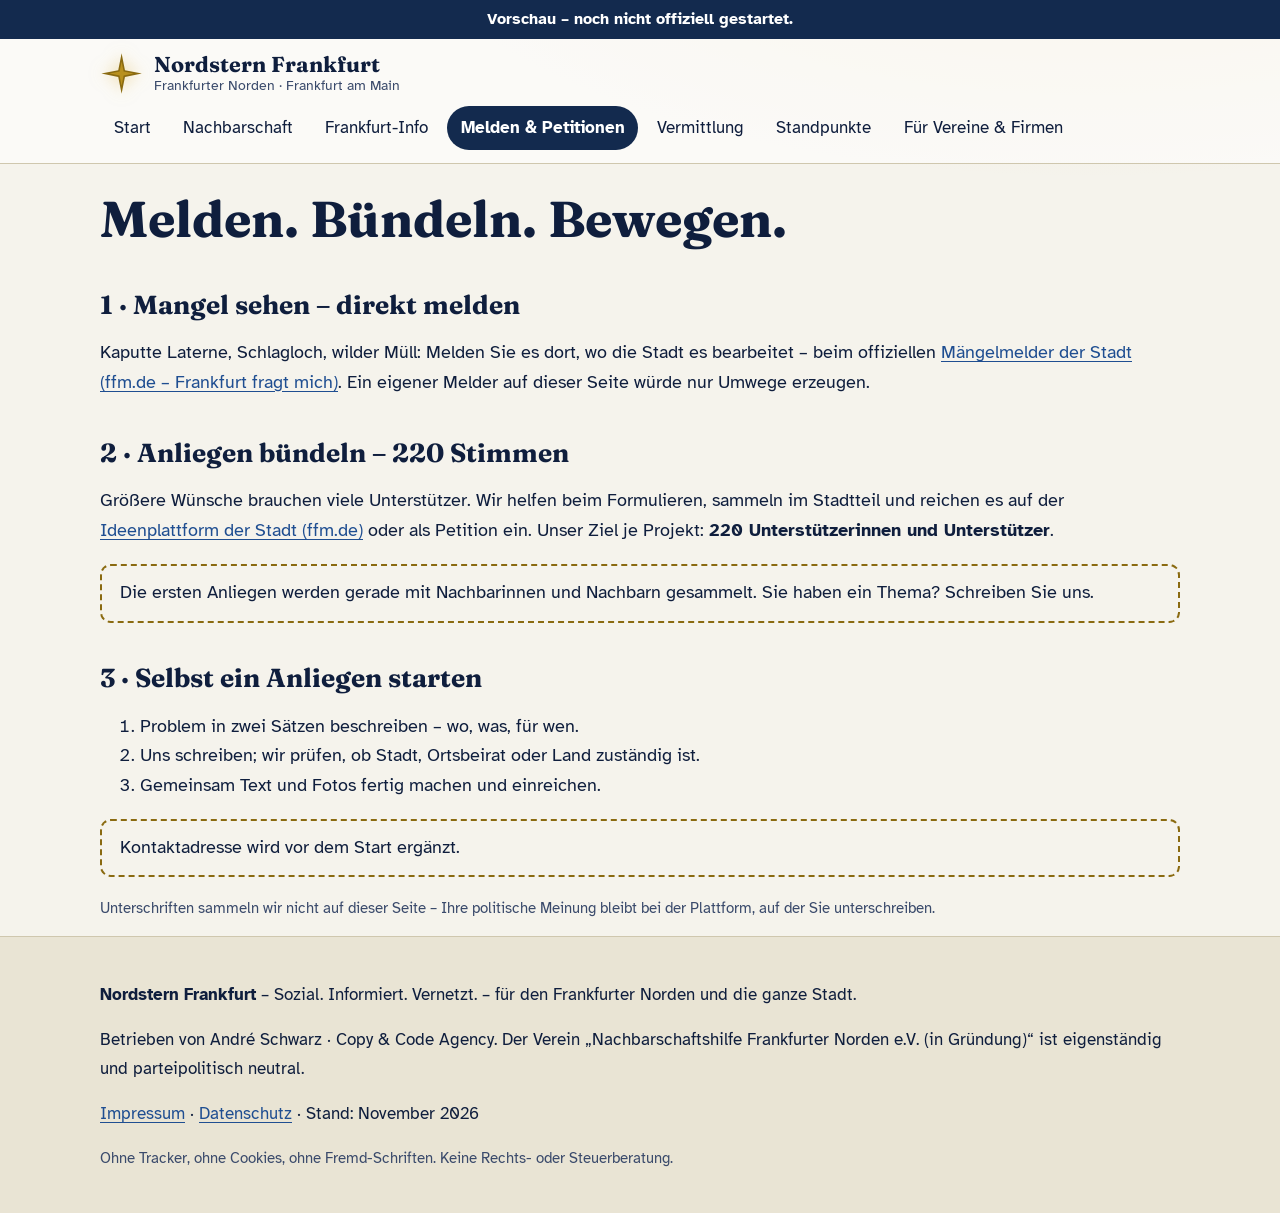
<file: mitmachen.html>
<!DOCTYPE html>
<html lang="de">
<head>
<meta charset="utf-8">
<meta name="viewport" content="width=device-width, initial-scale=1">
<title>Melden &amp; Petitionen – Nordstern Frankfurt</title>
<meta name="description" content="Mängel in Frankfurt direkt an die Stadt melden und Anliegen bündeln – Ziel 220 Unterstützer je Projekt.">
<meta name="robots" content="noindex, nofollow">
<meta name="color-scheme" content="dark light">
<meta name="theme-color" content="#0B1630">
<link rel="icon" href="data:image/svg+xml,%3Csvg xmlns='http://www.w3.org/2000/svg' viewBox='0 0 64 64'%3E%3Cpath fill='%23E0B84A' d='M32 2 L37 27 L62 32 L37 37 L32 62 L27 37 L2 32 L27 27 Z'/%3E%3C/svg%3E">
<link rel="stylesheet" href="css/style.css">
</head>
<body>
<a class="skip" href="#inhalt">Zum Inhalt springen</a>
<div class="draft" role="note">Vorschau – noch nicht offiziell gestartet.</div>
<header class="site-header">
<div class="wrap head">
<a class="brand" href="index.html"><svg class="star" viewBox="0 0 64 64" aria-hidden="true" focusable="false"><path d="M32 2 L37 27 L62 32 L37 37 L32 62 L27 37 L2 32 L27 27 Z"/><path class="star-inner" d="M32 14 L35 29 L50 32 L35 35 L32 50 L29 35 L14 32 L29 29 Z"/></svg><span>Nordstern Frankfurt<small>Frankfurter Norden · Frankfurt am Main</small></span></a>
<nav aria-label="Hauptmenü"><ul><li><a href="index.html">Start</a></li><li><a href="nachbarschaft.html">Nachbarschaft</a></li><li><a href="frankfurt.html">Frankfurt-Info</a></li><li><a href="mitmachen.html" aria-current="page">Melden & Petitionen</a></li><li><a href="dienste.html">Vermittlung</a></li><li><a href="standpunkte.html">Standpunkte</a></li><li><a href="agentur.html">Für Vereine & Firmen</a></li></ul></nav>
</div>
</header>
<main id="inhalt" class="wrap">

<h1>Melden. Bündeln. Bewegen.</h1>
<h2>1 · Mangel sehen – direkt melden</h2>
<p>Kaputte Laterne, Schlagloch, wilder Müll: Melden Sie es dort, wo die Stadt es bearbeitet – beim offiziellen <a href="https://www.ffm.de/de/maengelmelder" rel="noopener">Mängelmelder der Stadt (ffm.de – Frankfurt fragt mich)</a>. Ein eigener Melder auf dieser Seite würde nur Umwege erzeugen.</p>
<h2>2 · Anliegen bündeln – 220 Stimmen</h2>
<p>Größere Wünsche brauchen viele Unterstützer. Wir helfen beim Formulieren, sammeln im Stadtteil und reichen es auf der <a href="https://www.ffm.de/de/ideenplattform" rel="noopener">Ideenplattform der Stadt (ffm.de)</a> oder als Petition ein. Unser Ziel je Projekt: <strong>220 Unterstützerinnen und Unterstützer</strong>.</p>
<p class="notice">Die ersten Anliegen werden gerade mit Nachbarinnen und Nachbarn gesammelt. Sie haben ein Thema? Schreiben Sie uns.</p>
<h2>3 · Selbst ein Anliegen starten</h2>
<ol><li>Problem in zwei Sätzen beschreiben – wo, was, für wen.</li><li>Uns schreiben; wir prüfen, ob Stadt, Ortsbeirat oder Land zuständig ist.</li><li>Gemeinsam Text und Fotos fertig machen und einreichen.</li></ol>
<p class="notice">Kontaktadresse wird vor dem Start ergänzt.</p>
<p class="small">Unterschriften sammeln wir nicht auf dieser Seite – Ihre politische Meinung bleibt bei der Plattform, auf der Sie unterschreiben.</p>

</main>
<footer class="site-footer">
<div class="wrap">
<p><strong>Nordstern Frankfurt</strong> – Sozial. Informiert. Vernetzt. – für den Frankfurter Norden und die ganze Stadt.</p>
<p>Betrieben von André Schwarz · Copy &amp; Code Agency. Der Verein „Nachbarschaftshilfe Frankfurter Norden e.V. (in Gründung)“ ist eigenständig und parteipolitisch neutral.</p>
<p><a href="impressum.html">Impressum</a> · <a href="datenschutz.html">Datenschutz</a> · Stand: November 2026</p>
<p class="small">Ohne Tracker, ohne Cookies, ohne Fremd-Schriften. Keine Rechts- oder Steuerberatung.</p>
</div>
</footer>
</body>
</html>
</file>
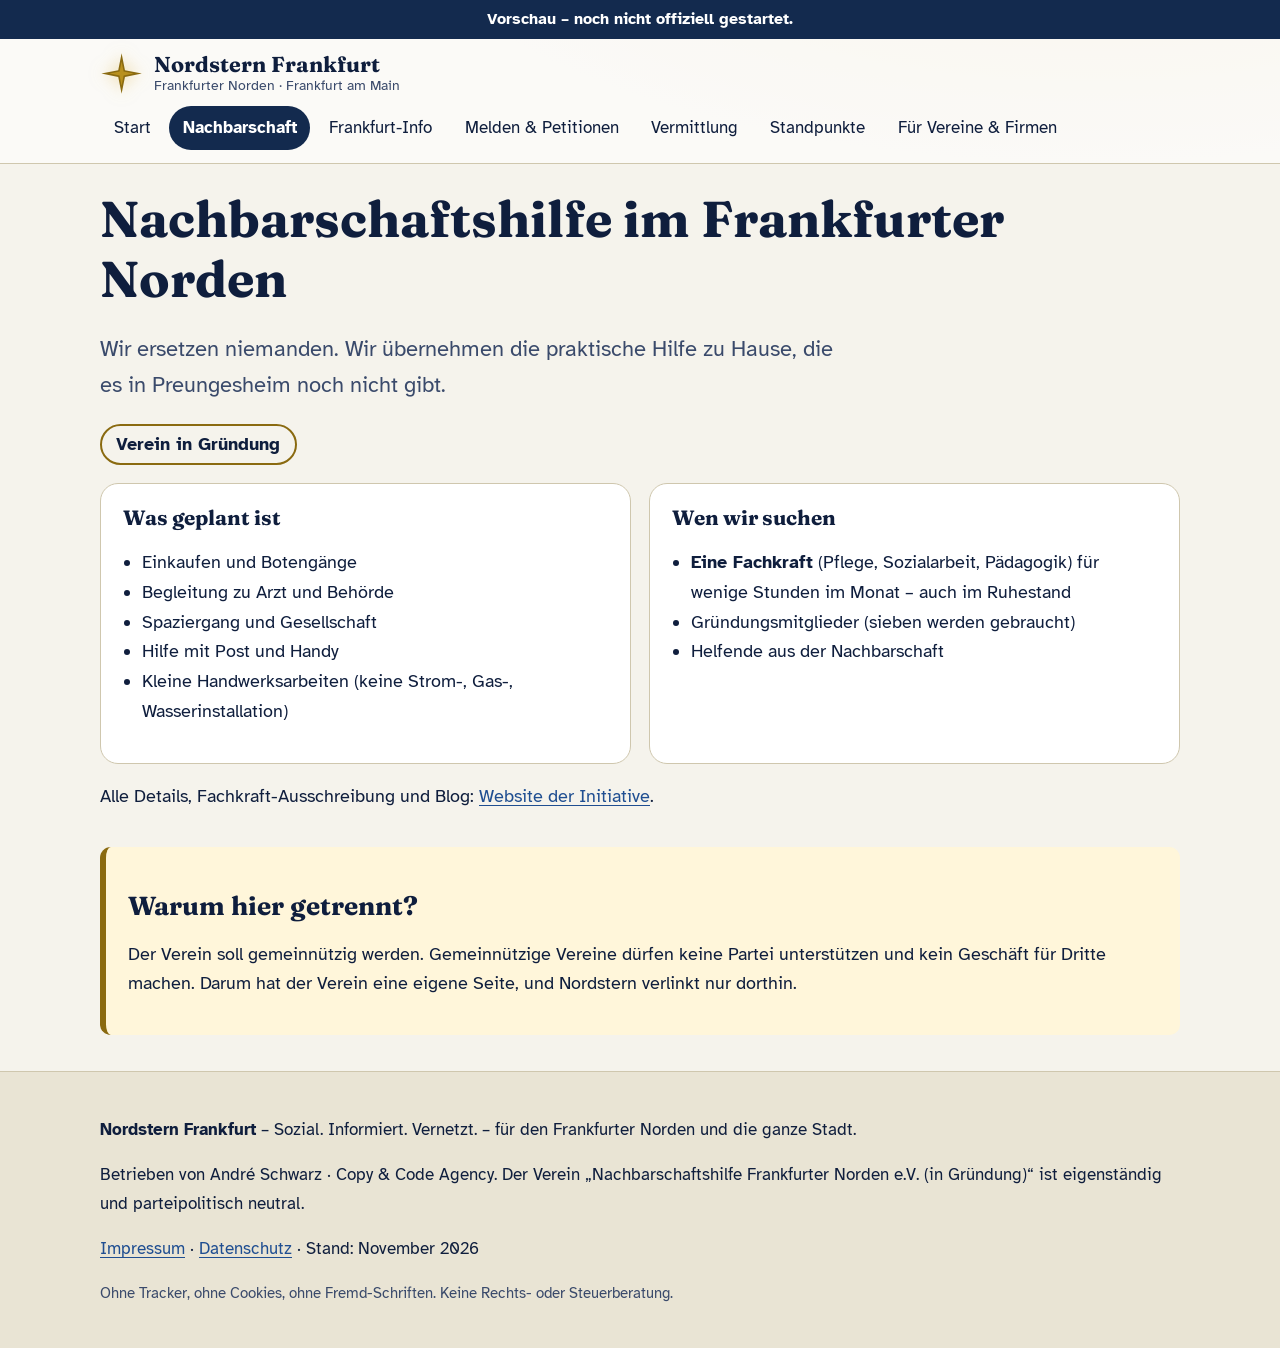
<file: nachbarschaft.html>
<!DOCTYPE html>
<html lang="de">
<head>
<meta charset="utf-8">
<meta name="viewport" content="width=device-width, initial-scale=1">
<title>Nachbarschaftshilfe – Nordstern Frankfurt</title>
<meta name="description" content="Nachbarschaftshilfe Frankfurter Norden e.V. in Gründung: praktische Alltagshilfe für ältere Menschen in Preungesheim.">
<meta name="robots" content="noindex, nofollow">
<meta name="color-scheme" content="dark light">
<meta name="theme-color" content="#0B1630">
<link rel="icon" href="data:image/svg+xml,%3Csvg xmlns='http://www.w3.org/2000/svg' viewBox='0 0 64 64'%3E%3Cpath fill='%23E0B84A' d='M32 2 L37 27 L62 32 L37 37 L32 62 L27 37 L2 32 L27 27 Z'/%3E%3C/svg%3E">
<link rel="stylesheet" href="css/style.css">
</head>
<body>
<a class="skip" href="#inhalt">Zum Inhalt springen</a>
<div class="draft" role="note">Vorschau – noch nicht offiziell gestartet.</div>
<header class="site-header">
<div class="wrap head">
<a class="brand" href="index.html"><svg class="star" viewBox="0 0 64 64" aria-hidden="true" focusable="false"><path d="M32 2 L37 27 L62 32 L37 37 L32 62 L27 37 L2 32 L27 27 Z"/><path class="star-inner" d="M32 14 L35 29 L50 32 L35 35 L32 50 L29 35 L14 32 L29 29 Z"/></svg><span>Nordstern Frankfurt<small>Frankfurter Norden · Frankfurt am Main</small></span></a>
<nav aria-label="Hauptmenü"><ul><li><a href="index.html">Start</a></li><li><a href="nachbarschaft.html" aria-current="page">Nachbarschaft</a></li><li><a href="frankfurt.html">Frankfurt-Info</a></li><li><a href="mitmachen.html">Melden & Petitionen</a></li><li><a href="dienste.html">Vermittlung</a></li><li><a href="standpunkte.html">Standpunkte</a></li><li><a href="agentur.html">Für Vereine & Firmen</a></li></ul></nav>
</div>
</header>
<main id="inhalt" class="wrap">

<h1>Nachbarschaftshilfe im Frankfurter Norden</h1>
<p class="lead">Wir ersetzen niemanden. Wir übernehmen die praktische Hilfe zu Hause, die es in Preungesheim noch nicht gibt.</p>
<p><span class="badge">Verein in Gründung</span></p>
<div class="grid">
<article class="card"><h3>Was geplant ist</h3><ul><li>Einkaufen und Botengänge</li><li>Begleitung zu Arzt und Behörde</li><li>Spaziergang und Gesellschaft</li><li>Hilfe mit Post und Handy</li><li>Kleine Handwerksarbeiten (keine Strom-, Gas-, Wasserinstallation)</li></ul></article>
<article class="card"><h3>Wen wir suchen</h3><ul><li><strong>Eine Fachkraft</strong> (Pflege, Sozialarbeit, Pädagogik) für wenige Stunden im Monat – auch im Ruhestand</li><li>Gründungsmitglieder (sieben werden gebraucht)</li><li>Helfende aus der Nachbarschaft</li></ul></article>
</div>
<p>Alle Details, Fachkraft-Ausschreibung und Blog: <a href="https://intelligentresponder-max.github.io/nh-preungesheim-web/" rel="noopener">Website der Initiative</a>.</p>
<div class="callout"><h2>Warum hier getrennt?</h2><p>Der Verein soll gemeinnützig werden. Gemeinnützige Vereine dürfen keine Partei unterstützen und kein Geschäft für Dritte machen. Darum hat der Verein eine eigene Seite, und Nordstern verlinkt nur dorthin.</p></div>

</main>
<footer class="site-footer">
<div class="wrap">
<p><strong>Nordstern Frankfurt</strong> – Sozial. Informiert. Vernetzt. – für den Frankfurter Norden und die ganze Stadt.</p>
<p>Betrieben von André Schwarz · Copy &amp; Code Agency. Der Verein „Nachbarschaftshilfe Frankfurter Norden e.V. (in Gründung)“ ist eigenständig und parteipolitisch neutral.</p>
<p><a href="impressum.html">Impressum</a> · <a href="datenschutz.html">Datenschutz</a> · Stand: November 2026</p>
<p class="small">Ohne Tracker, ohne Cookies, ohne Fremd-Schriften. Keine Rechts- oder Steuerberatung.</p>
</div>
</footer>
</body>
</html>
</file>
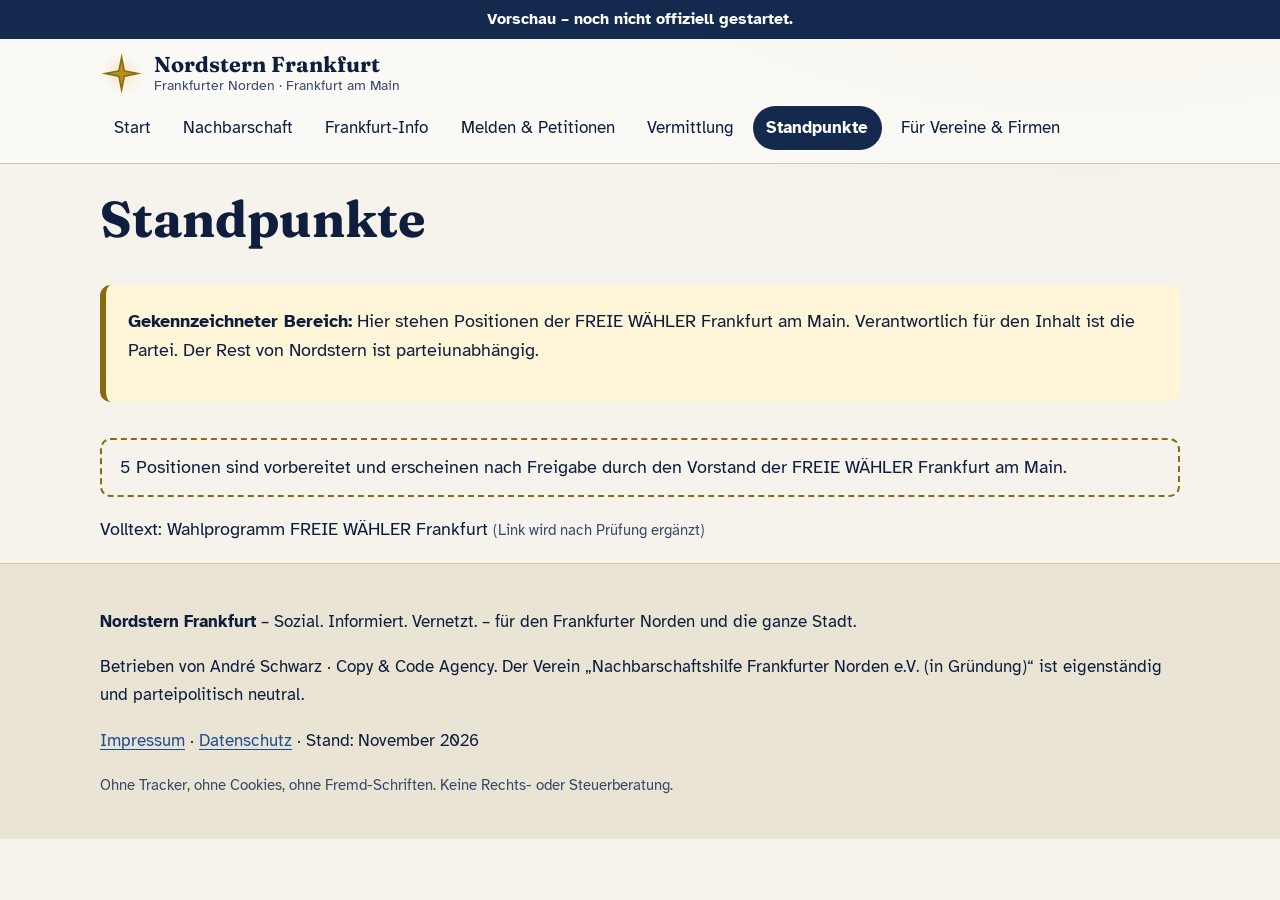
<file: standpunkte.html>
<!DOCTYPE html>
<html lang="de">
<head>
<meta charset="utf-8">
<meta name="viewport" content="width=device-width, initial-scale=1">
<title>Standpunkte – Nordstern Frankfurt</title>
<meta name="description" content="Gekennzeichnete Positionen der FREIEN WÄHLER Frankfurt aus dem Kommunalwahlprogramm 2026.">
<meta name="robots" content="noindex, nofollow">
<meta name="color-scheme" content="dark light">
<meta name="theme-color" content="#0B1630">
<link rel="icon" href="data:image/svg+xml,%3Csvg xmlns='http://www.w3.org/2000/svg' viewBox='0 0 64 64'%3E%3Cpath fill='%23E0B84A' d='M32 2 L37 27 L62 32 L37 37 L32 62 L27 37 L2 32 L27 27 Z'/%3E%3C/svg%3E">
<link rel="stylesheet" href="css/style.css">
</head>
<body>
<a class="skip" href="#inhalt">Zum Inhalt springen</a>
<div class="draft" role="note">Vorschau – noch nicht offiziell gestartet.</div>
<header class="site-header">
<div class="wrap head">
<a class="brand" href="index.html"><svg class="star" viewBox="0 0 64 64" aria-hidden="true" focusable="false"><path d="M32 2 L37 27 L62 32 L37 37 L32 62 L27 37 L2 32 L27 27 Z"/><path class="star-inner" d="M32 14 L35 29 L50 32 L35 35 L32 50 L29 35 L14 32 L29 29 Z"/></svg><span>Nordstern Frankfurt<small>Frankfurter Norden · Frankfurt am Main</small></span></a>
<nav aria-label="Hauptmenü"><ul><li><a href="index.html">Start</a></li><li><a href="nachbarschaft.html">Nachbarschaft</a></li><li><a href="frankfurt.html">Frankfurt-Info</a></li><li><a href="mitmachen.html">Melden & Petitionen</a></li><li><a href="dienste.html">Vermittlung</a></li><li><a href="standpunkte.html" aria-current="page">Standpunkte</a></li><li><a href="agentur.html">Für Vereine & Firmen</a></li></ul></nav>
</div>
</header>
<main id="inhalt" class="wrap">

<h1>Standpunkte</h1>
<div class="callout"><p><strong>Gekennzeichneter Bereich:</strong> Hier stehen Positionen der FREIE WÄHLER Frankfurt am Main. Verantwortlich für den Inhalt ist die Partei. Der Rest von Nordstern ist parteiunabhängig.</p></div>
<p class="notice">5 Positionen sind vorbereitet und erscheinen nach Freigabe durch den Vorstand der FREIE WÄHLER Frankfurt am Main.</p>
<p>Volltext: Wahlprogramm FREIE WÄHLER Frankfurt <span class="small">(Link wird nach Prüfung ergänzt)</span></p>

</main>
<footer class="site-footer">
<div class="wrap">
<p><strong>Nordstern Frankfurt</strong> – Sozial. Informiert. Vernetzt. – für den Frankfurter Norden und die ganze Stadt.</p>
<p>Betrieben von André Schwarz · Copy &amp; Code Agency. Der Verein „Nachbarschaftshilfe Frankfurter Norden e.V. (in Gründung)“ ist eigenständig und parteipolitisch neutral.</p>
<p><a href="impressum.html">Impressum</a> · <a href="datenschutz.html">Datenschutz</a> · Stand: November 2026</p>
<p class="small">Ohne Tracker, ohne Cookies, ohne Fremd-Schriften. Keine Rechts- oder Steuerberatung.</p>
</div>
</footer>
</body>
</html>
</file>
<file: css/style.css>
/* Nordstern Frankfurt – Nachthimmel + Gold, mobil zuerst, Dark als Standard.
   Schriften lokal (SIL OFL, aus nachbarschaftshilfe-preungesheim/app/fonts). */
@font-face{font-family:"Fraunces";font-weight:500;src:url("../fonts/fraunces-latin-500-normal.woff2") format("woff2");font-display:swap}
@font-face{font-family:"Fraunces";font-weight:700;src:url("../fonts/fraunces-latin-700-normal.woff2") format("woff2");font-display:swap}
@font-face{font-family:"Atkinson Hyperlegible";font-weight:400;src:url("../fonts/atkinson-hyperlegible-latin-400-normal.woff2") format("woff2");font-display:swap}
@font-face{font-family:"Atkinson Hyperlegible";font-weight:700;src:url("../fonts/atkinson-hyperlegible-latin-700-normal.woff2") format("woff2");font-display:swap}

:root{
  --bg:#0B1630; --bg2:#122247; --text:#EEF2FA; --muted:#B9C5DD; --card:#14264D; --line:#2E4778;
  --gold:#E0B84A; --gold-soft:#F4D98A; --link:#F4D98A; --btn-bg:#E0B84A; --btn-text:#0B1630;
  --callout:#1A2C55; --focus:#F4D98A;
}
@media (prefers-color-scheme:light){
  :root{--bg:#F5F3EC; --bg2:#E9E4D4; --text:#0F1E3D; --muted:#3A4A6B; --card:#FFFFFF; --line:#CFC7AE;
    --gold:#8A6A10; --gold-soft:#B8901E; --link:#1F4E91; --btn-bg:#132A4E; --btn-text:#FFFFFF; --callout:#FFF6DA; --focus:#1F4E91}
}
*{box-sizing:border-box}
html{font-size:112.5%}
body{margin:0;color:var(--text);line-height:1.65;
  font-family:"Atkinson Hyperlegible",system-ui,-apple-system,"Segoe UI",Roboto,Arial,sans-serif;
  background:var(--bg) radial-gradient(1200px 500px at 85% -10%,rgba(224,184,74,.18),transparent 60%) no-repeat}
h1,h2,h3{font-family:Fraunces,Georgia,serif;line-height:1.2}
h1{font-size:2rem;margin:1.4rem 0 .7rem} h1 span{color:var(--gold-soft);font-weight:500}
h2{font-size:1.45rem;margin:2.2rem 0 .6rem} h3{font-size:1.15rem;margin:.9rem 0 .4rem}
.wrap{max-width:62rem;margin:0 auto;padding:0 1rem}
a{color:var(--link);text-underline-offset:.18em}
:focus-visible{outline:3px solid var(--focus);outline-offset:3px;border-radius:3px}
.skip{position:absolute;left:-999px;top:0;background:#fff;color:#000;padding:.6rem 1rem;z-index:10}.skip:focus{left:0}
.draft{background:var(--gold);color:#0B1630;text-align:center;font-weight:700;padding:.35rem 1rem;font-size:.9rem}
.site-header{border-bottom:1px solid var(--line);background:rgba(11,22,48,.6)}
@media (prefers-color-scheme:light){.site-header{background:rgba(255,255,255,.6)}}
.head{display:flex;flex-wrap:wrap;align-items:center;justify-content:space-between;gap:.6rem;padding-top:.7rem;padding-bottom:.7rem}
.brand{display:flex;align-items:center;gap:.6rem;color:var(--text);text-decoration:none;font-family:Fraunces,Georgia,serif;font-weight:700;font-size:1.2rem;line-height:1.15}
.brand small{display:block;font-family:"Atkinson Hyperlegible",sans-serif;font-weight:400;font-size:.75rem;color:var(--muted)}
.star{width:2.4rem;height:2.4rem;fill:var(--gold);filter:drop-shadow(0 0 8px rgba(224,184,74,.55))}
.star-inner{fill:var(--gold-soft)}
@media (prefers-reduced-motion:no-preference){.star{animation:glow 4s ease-in-out infinite}
  @keyframes glow{50%{filter:drop-shadow(0 0 16px rgba(224,184,74,.85))}}}
nav ul{list-style:none;margin:0;padding:0;display:flex;flex-wrap:wrap;gap:.3rem}
nav a{display:flex;align-items:center;min-height:44px;padding:.4rem .75rem;border-radius:2rem;color:var(--text);text-decoration:none;font-size:.92rem}
nav a:hover{background:var(--bg2)}
nav a[aria-current="page"]{background:var(--gold);color:#0B1630;font-weight:700}
main{padding-bottom:3rem}
.hero{padding:2.5rem 0 1rem}
.eyebrow{text-transform:uppercase;letter-spacing:.12em;font-size:.8rem;color:var(--gold-soft);margin:0}
.lead{font-size:1.2rem;color:var(--muted);max-width:42rem}
.small{font-size:.85rem;color:var(--muted)}
.badge{display:inline-block;padding:.2rem .8rem;border:2px solid var(--gold);border-radius:2rem;font-weight:700}
.buttons{display:flex;flex-wrap:wrap;gap:.7rem;margin:1.4rem 0}
.btn{display:inline-flex;align-items:center;min-height:48px;padding:.7rem 1.3rem;border:2px solid var(--btn-bg);border-radius:2rem;color:var(--text);text-decoration:none;font-weight:700;margin:.3rem 0}
.btn-primary{background:var(--btn-bg);color:var(--btn-text)}
.btn:hover{filter:brightness(1.1)}
.grid{display:grid;gap:1rem;grid-template-columns:repeat(auto-fit,minmax(15rem,1fr))}
.card{background:var(--card);border:1px solid var(--line);border-radius:1rem;padding:.3rem 1.2rem 1rem;position:relative}
.card h3 a{text-decoration:none;color:var(--gold-soft)} .card h3 a::after{content:"";position:absolute;inset:0}
.card:hover{border-color:var(--gold)}
.card ul{padding-left:1.1rem}
.callout{background:var(--callout);border-left:6px solid var(--gold);border-radius:.6rem;padding:.2rem 1.2rem 1rem;margin:2rem 0}
.notice{border:2px dashed var(--gold);border-radius:.6rem;padding:.7rem 1rem}
.todo{background:var(--gold);color:#0B1630;padding:0 .4rem;border-radius:.3rem}
.meter{height:.7rem;background:var(--bg2);border-radius:1rem;overflow:hidden}.meter span{display:block;height:100%;background:var(--gold)}
.topics li{margin:.4rem 0}
.site-footer{border-top:1px solid var(--line);padding:1.5rem 0;background:var(--bg2);font-size:.95rem}
.site-footer a{color:var(--link)}
@media (min-width:44rem){h1{font-size:2.8rem}}
@media print{.site-header nav,.draft,.skip{display:none}body{background:#fff;color:#000}}
/* Fehler 2026-11-15: Hellmodus – dunkle Schrift auf #8A6A10 nur ca. 3,6:1 → Navy-Fläche mit weißer Schrift */
@media (prefers-color-scheme:light){.draft,nav a[aria-current="page"]{background:#132A4E;color:#FFFFFF}}
.grid-2{grid-template-columns:repeat(auto-fit,minmax(18rem,1fr))}
@media (min-width:44rem){.grid-2{grid-template-columns:1fr 1fr}}
</file>
